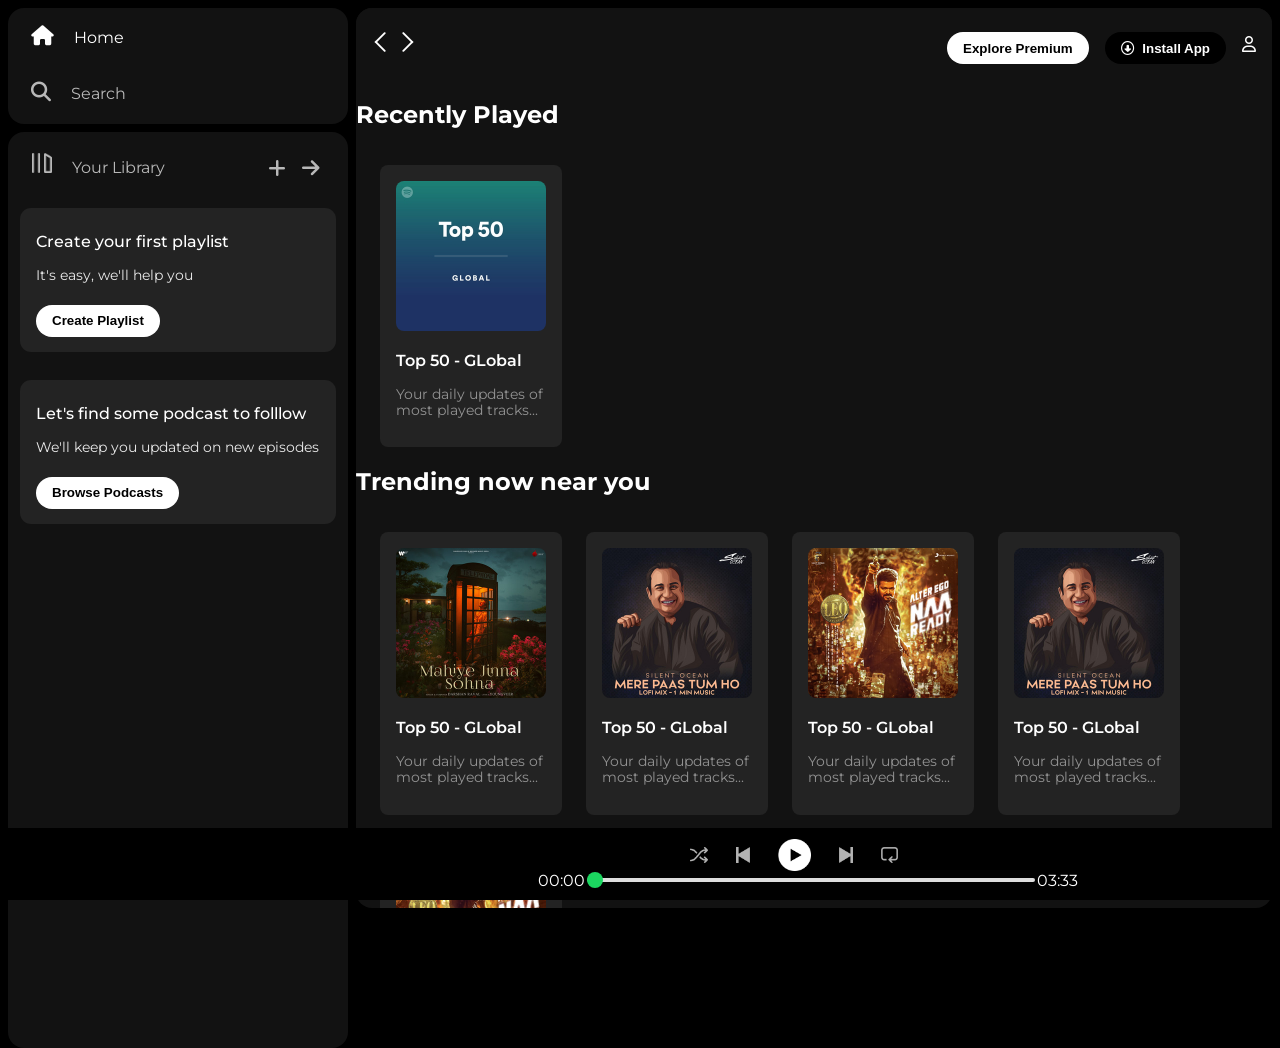
<file: Major CSS/index.html>
<!DOCTYPE html>
<html lang="en">
<head>
    <meta charset="UTF-8">
    <meta http-equiv="X-UA-Compatible" content="IE=edge">
    <meta name="viewport" content="width=device-width, initial-scale=1.0">
    <link rel="stylesheet" href="https://cdnjs.cloudflare.com/ajax/libs/font-awesome/6.5.1/css/all.min.css" integrity="sha512-DTOQO9RWCH3ppGqcWaEA1BIZOC6xxalwEsw9c2QQeAIftl+Vegovlnee1c9QX4TctnWMn13TZye+giMm8e2LwA==" crossorigin="anonymous" referrerpolicy="no-referrer" />
    <link rel="icon" href="./assets/logo.png">
    <title>Spotify - Web player: Music for everyone</title>
    <link rel="stylesheet" href="style.css">
    <link rel="preconnect" href="https://fonts.googleapis.com">
    <link rel="preconnect" href="https://fonts.gstatic.com" crossorigin>
    <link href="https://fonts.googleapis.com/css2?family=Montserrat:wght@300;400;500;600;700&display=swap" rel="stylesheet">
</head>
<body>
    <div class="main">
        <div class="sidebar">
            <div class="nav">
                <div class="nav-option" style="opacity: 1;">
                    <i class="fa-solid fa-house"></i>
                    <a href="#">Home</a>
                </div>
                <div class="nav-option">
                    <i class="fa-solid fa-magnifying-glass"></i>
                    <a href="#">Search</a>
                </div>
            </div>
            <div class="library">
                <div class="options">
                    <div class="lib-option nav-option">
                        <img src="./assets/library_icon.png">
                        <a href="#">Your Library</a>
                    </div> 
                    <div class="icons">
                        <i class="fa-solid fa-plus"></i>
                        <i class="fa-solid fa-arrow-right"></i>
                    </div>
                </div>
                <div class="lib-box">
                    <div class="box">
                        <p class="box-p1">Create your first playlist</p>
                        <p class="box-p2">It's easy, we'll help you</p>
                        <button class="badge">Create Playlist</button>                        
                    </div>
                    <div class="box">
                        <p class="box-p1">Let's find some podcast to folllow</p>
                        <p class="box-p2">We'll keep you updated on new episodes</p>
                        <button class="badge">Browse Podcasts</button>                        
                    </div>
                </div>
            </div>
        </div>
        <div class="main-content">
            <div class="sticky-nav">
                <div class="sticky-nav-icons">
                    <img src="./assets/backward_icon.png">
                    <img src="./assets/forward_icon.png" class="hide">
                </div>
                <div class="sticky-nav-options">
                    <button class="badge nav-item hide">Explore Premium</button>
                    <button class="badge nav-item dark-badge"><i class="fa-regular fa-circle-down" style="margin-right: 5px;"></i> Install App</button>
                    <i class="fa-regular fa-user nav-item "></i>
                </div>
                
            </div>

            <h2>Recently Played</h2>
            <div class="cards-container">
                <div class="card">
                    <img src="assets/card1img.jpeg" class="card-img">
                    <p class="card-title">Top 50 - GLobal</p>
                    <p class="card-info">Your daily updates of most played tracks...</p>
                </div>
            </div>

            <h2>Trending now near you</h2>
            <div class="cards-container">
                <div class="card">
                    <img src="assets/card2img.jpeg" class="card-img">
                    <p class="card-title">Top 50 - GLobal</p>
                    <p class="card-info">Your daily updates of most played tracks...</p>
                </div>            
                <div class="card">
                    <img src="assets/card3img.jpeg" class="card-img">
                    <p class="card-title">Top 50 - GLobal</p>
                    <p class="card-info">Your daily updates of most played tracks...</p>
                </div> 
                <div class="card">
                    <img src="assets/card4img.jpeg" class="card-img">
                    <p class="card-title">Top 50 - GLobal</p>
                    <p class="card-info">Your daily updates of most played tracks...</p>
                </div>
                <div class="card">
                    <img src="assets/card3img.jpeg" class="card-img">
                    <p class="card-title">Top 50 - GLobal</p>
                    <p class="card-info">Your daily updates of most played tracks...</p>
                </div>
                <div class="card">
                    <img src="assets/card4img.jpeg" class="card-img">
                    <p class="card-title">Top 50 - GLobal</p>
                    <p class="card-info">Your daily updates of most played tracks...</p>
                </div>
            </div>

            <h2>Featured Chats</h2>
            <div class="cards-container">
                <div class="card">
                    <img src="assets/card5img.jpeg" class="card-img">
                    <p class="card-title">Top 50 - GLobal</p>
                    <p class="card-info">Your daily updates of most played tracks...</p>
                </div>
                <div class="card">
                    <img src="assets/card6img.jpeg" class="card-img">
                    <p class="card-title">Top 50 - GLobal</p>
                    <p class="card-info">Your daily updates of most played tracks...</p>
                </div>
                <div class="card">
                    <img src="assets/card1img.jpeg" class="card-img">
                    <p class="card-title">Top 50 - GLobal</p>
                    <p class="card-info">Your daily updates of most played tracks...</p>
                </div>
            </div>
            <div class="footer">
                <div class="line"></div>
            </div>
        </div>
        <div class="music-player">
            <div class="album"></div>
            <div class="player">
                <div class="player-controls">
                    <img src="assets/player_icon1.png" class="player-control-icon">
                    <img src="assets/player_icon2.png" class="player-control-icon">
                    <img src="assets/player_icon3.png" class="player-control-icon" style="opacity: 1; height: 2rem;">
                    <img src="assets/player_icon4.png" class="player-control-icon">
                    <img src="assets/player_icon5.png" class="player-control-icon">
                </div>
                <div class="playback-bar">
                    <span class="curr-time">00:00</span>
                    <input type="range" min="100" max="100" step="1" class="progress-bar">
                    <span class="curr-time">03:33</span>
                   
                </div>
            </div>
            <div class="control"></div>
        </div>
        
    </div>
</body>
</html>
</file>
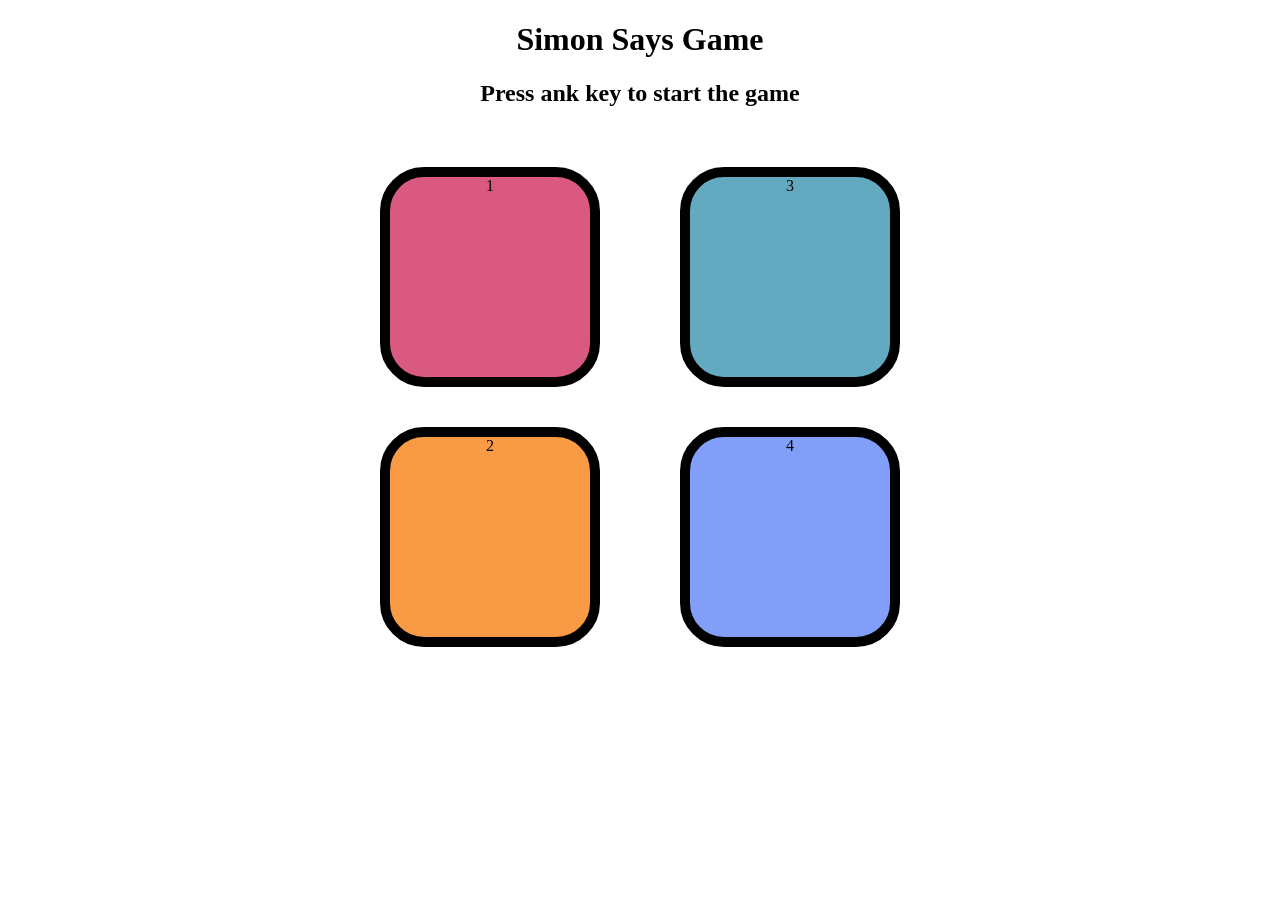
<file: SimonGameJS/index.html>
<!DOCTYPE html>
<html lang="en">
<head>
    <meta charset="UTF-8">
    <meta name="viewport" content="width=device-width, initial-scale=1.0">
    <title>Simon Says Game</title>
    <link rel="stylesheet" href="style.css">
</head>
<body>
    <h1>Simon Says Game</h1>
    <h2>Press ank key to start the game</h2>

    <div class="btn-container">
        <div class="line-one">
            <div class="btn red" type="button" id="red">1</div>
            <div class="btn yellow" type="button" id="yellow">2</div>
        </div>
        <div class="line-two">
            <div class="btn green" type="button" id="green">3</div>
            <div class="btn purple" type="button" id="purple">4</div>
        </div>
    </div>

    <script src="app.js"></script>
</body>
</html>
</file>
<file: Major CSS/style.css>
body {
    font-family: 'Montserrat', sans-serif;
    margin: 0;
    background-color: #000;
    color: #fff;
    overflow: hidden;
}

.main{
    display: flex;
    height: 100vh;
    padding: 0.5rem;
}

.sidebar {
    background-color: black;
    width: 340px;
    border-radius: 1rem;
    margin-right: 0.5rem;
}

.main-content {
    background-color: #121212 ;
    flex: 1;
    border-radius: 1rem;
    overflow: auto;
    padding: 0 1.5 rem 0 1.5rem;
}

.music-player {
    background-color: black;
    position: fixed;
    bottom: 0px;
    width: 100%;
    height: 72px;
}

a {
    text-decoration: none;
    color: white;
}

.nav {
    background-color: #121212;
    border-radius: 1rem;
    display: flex;
    flex-direction: column;
    justify-content: center;
    height: 100px;
    padding: 0.5rem 0.7rem;
}

.nav-option {
    line-height: 2.5rem;
    opacity: 0.7;
    padding: 0.5rem 0.75rem;
}

.nav-option:hover {
    opacity: 1;
}

.nav-option i {
    font-size: 1.25rem;
}

.nav-option a {
    font-size: 1rem;
    margin-left: 1rem;
}

.library {
    background-color: #121212;
    border-radius: 1rem;
    height: 100%;
    margin-top: 0.5rem;
    padding: 0.5rem 0.75rem;
}

.options {
    display: flex;
    justify-content: space-between;
    align-items: center;
}

.lib-option img {
    height: 1.25rem;
    width: 1.25rem;
}

.icons {
    font-size: 1.25rem;
    display: flex;
}

.icons i {
    opacity: 0.7;
    margin-right: 1rem;
}

.icons i:hover {
    opacity: 1;    
}

.box {
    background-color: #232323;
    height: 8rem;
    border-radius: 0.7rem;
    margin: 0.75rem 0 1.75rem 0;
    padding: 0.5rem 1rem;
}

.box-p1 {
    font-size: 1rem;
    font-weight: 500;
}

.box-p2 {
    font-size: 0.85rem;
    opacity: 0.9;
}

.badge {
    background-color: white;
    border: none;
    border-radius: 100px;
    padding: 0.25rem 1rem;
    font-weight: 700;
    margin-top: 0.5rem;
    height: 2rem;
    width: fit-content;
}

.dark-badge {
    background-color: #000;
    color: white;
}

.sticky-nav{
    position: sticky;
    top: 0;
    background-color: #121212;
    display: flex;
    justify-content: space-between;
    align-items: center;
    padding: 1rem 0 1rem 0;
    z-index: 10;
}

.sticky-nav-icons {
    margin-left: 0.75rem;
}

.sticky-nav-options {
    display: flex;
    justify-content: center;
    align-items: center;
}

.nav-item {
    margin-right: 1rem;
}

@media (max-width: 1000px) {
    .hide {
        display: none;
    }
}

.card {
    background-color: #232323;
    width: 150px;
    border-radius: 0.5rem;
    padding: 1rem;
    margin-left: 1.5rem;
    margin-top: 1rem;
}

.cards-container {
    display: flex;
    flex-wrap: wrap;
}

.card-img {
    width: 100%;
    border-radius: 0.5rem;
}

.card-title {
    font-weight: 600;
}

.card-info {
    font-size: 0.85rem;
    opacity: 0.5;
}

.footer {
    height: 300px;
    display: flex;
    align-items: center;
    justify-content: center;

}

.line {
    width: 90%;
    height: 50%;
    border-top: 1px solid white;
    opacity: 0.4;
}

.music-player {
    display: flex;
    justify-content: space-between;
    align-items: center;
}

.album {
    width: 25%;
}

.player {
    width: 50%;
}

.controls {
    width: 25%;
}

.player-controls {
    display: flex;
    justify-content: center;
    align-items: center;
}

.playback-bar {
    display: flex;
    justify-content: center;
    align-items: center;
}

.player-control-icon {
    height: 1rem;
    margin-right: 1.75rem;
    opacity: 0.7;
}

.player-control-icon :hover {
    opacity: 1;
}

.progress-bar {
    width: 70%;
    appearance: none;
    background-color: transparent;
    cursor: pointer;
}

.progress-bar::-webkit-slider-runnable-track {
    background-color: #ddd;
    border-radius: 100px;
    height: 0.2rem;
}

.progress-bar::-webkit-slider-thumb {
    appearance: none;
    height: 1rem;
    width: 1rem;
    background-color: #1bd760;
    border-radius: 50%;
    margin-top: -6px;
}
</file>
<file: SimonGameJS/style.css>
body {
    text-align: center;
}

.btn {
    height: 200px;
    width: 200px;
    border-radius: 20%;
    border: 10px solid black; 
    margin: 2.5rem;  
}

.btn-container {
    display: flex;
    justify-content: center;
}

.yellow {
    background-color: #f99b45;
}

.red {
    background-color: #d95980;
}

.purple {
    background-color: #819ff9;
}

.green {
    background-color: #63aac0;
}

.flash {
    background-color: white;
}

.userflash {
    background-color: green;
}
</file>
